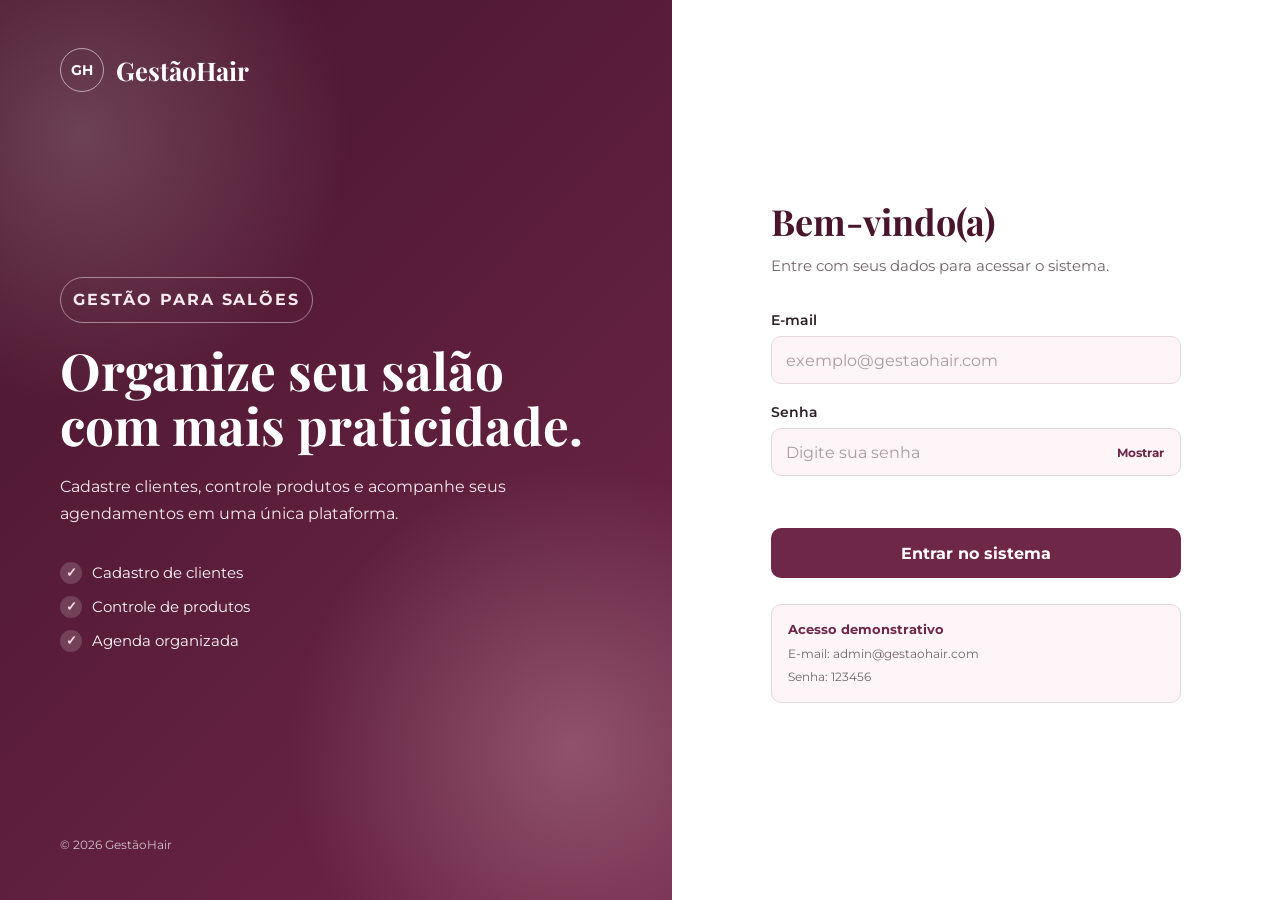
<file: web/index.html>
<!DOCTYPE html>
<html lang="pt-BR">
<head>
    <meta charset="UTF-8">
    <meta name="viewport" content="width=device-width, initial-scale=1.0">
    <title>GestãoHair | Login</title>

    <link rel="stylesheet" href="css/style.css">
</head>
<body class="pagina-login">

    <main class="login-container">
        <section class="login-apresentacao">
            <div class="marca">
                <div class="marca-icone">GH</div>
                <span>GestãoHair</span>
            </div>

            <div class="apresentacao-conteudo">
                <p class="selo">GESTÃO PARA SALÕES</p>

                <h1>Organize seu salão com mais praticidade.</h1>

                <p>
                    Cadastre clientes, controle produtos e acompanhe seus
                    agendamentos em uma única plataforma.
                </p>

                <ul class="lista-beneficios">
                    <li>Cadastro de clientes</li>
                    <li>Controle de produtos</li>
                    <li>Agenda organizada</li>
                </ul>
            </div>

            <p class="rodape-apresentacao">© 2026 GestãoHair</p>
        </section>

        <section class="login-formulario">
            <div class="formulario-conteudo">
                <div class="cabecalho-login">
                    <h2>Bem-vindo(a)</h2>
                    <p>Entre com seus dados para acessar o sistema.</p>
                </div>

                <form id="formLogin" novalidate>
                    <div class="campo">
                        <label for="email">E-mail</label>
                        <input
                            type="email"
                            id="email"
                            name="email"
                            placeholder="exemplo@gestaohair.com"
                            autocomplete="email"
                        >
                    </div>

                    <div class="campo">
                        <label for="senha">Senha</label>

                        <div class="campo-senha">
                            <input
                                type="password"
                                id="senha"
                                name="senha"
                                placeholder="Digite sua senha"
                                autocomplete="current-password"
                            >

                            <button
                                type="button"
                                id="btnMostrarSenha"
                                aria-label="Mostrar senha"
                            >
                                Mostrar
                            </button>
                        </div>
                    </div>

                    <p id="mensagemLogin" class="mensagem" aria-live="polite"></p>

                    <button type="submit" class="botao-principal">
                        Entrar no sistema
                    </button>
                </form>

                <div class="acesso-teste">
                    <strong>Acesso demonstrativo</strong>
                    <span>E-mail: admin@gestaohair.com</span>
                    <span>Senha: 123456</span>
                </div>
            </div>
        </section>
    </main>

    <script src="js/app.js"></script>
</body>
</html>
</file>
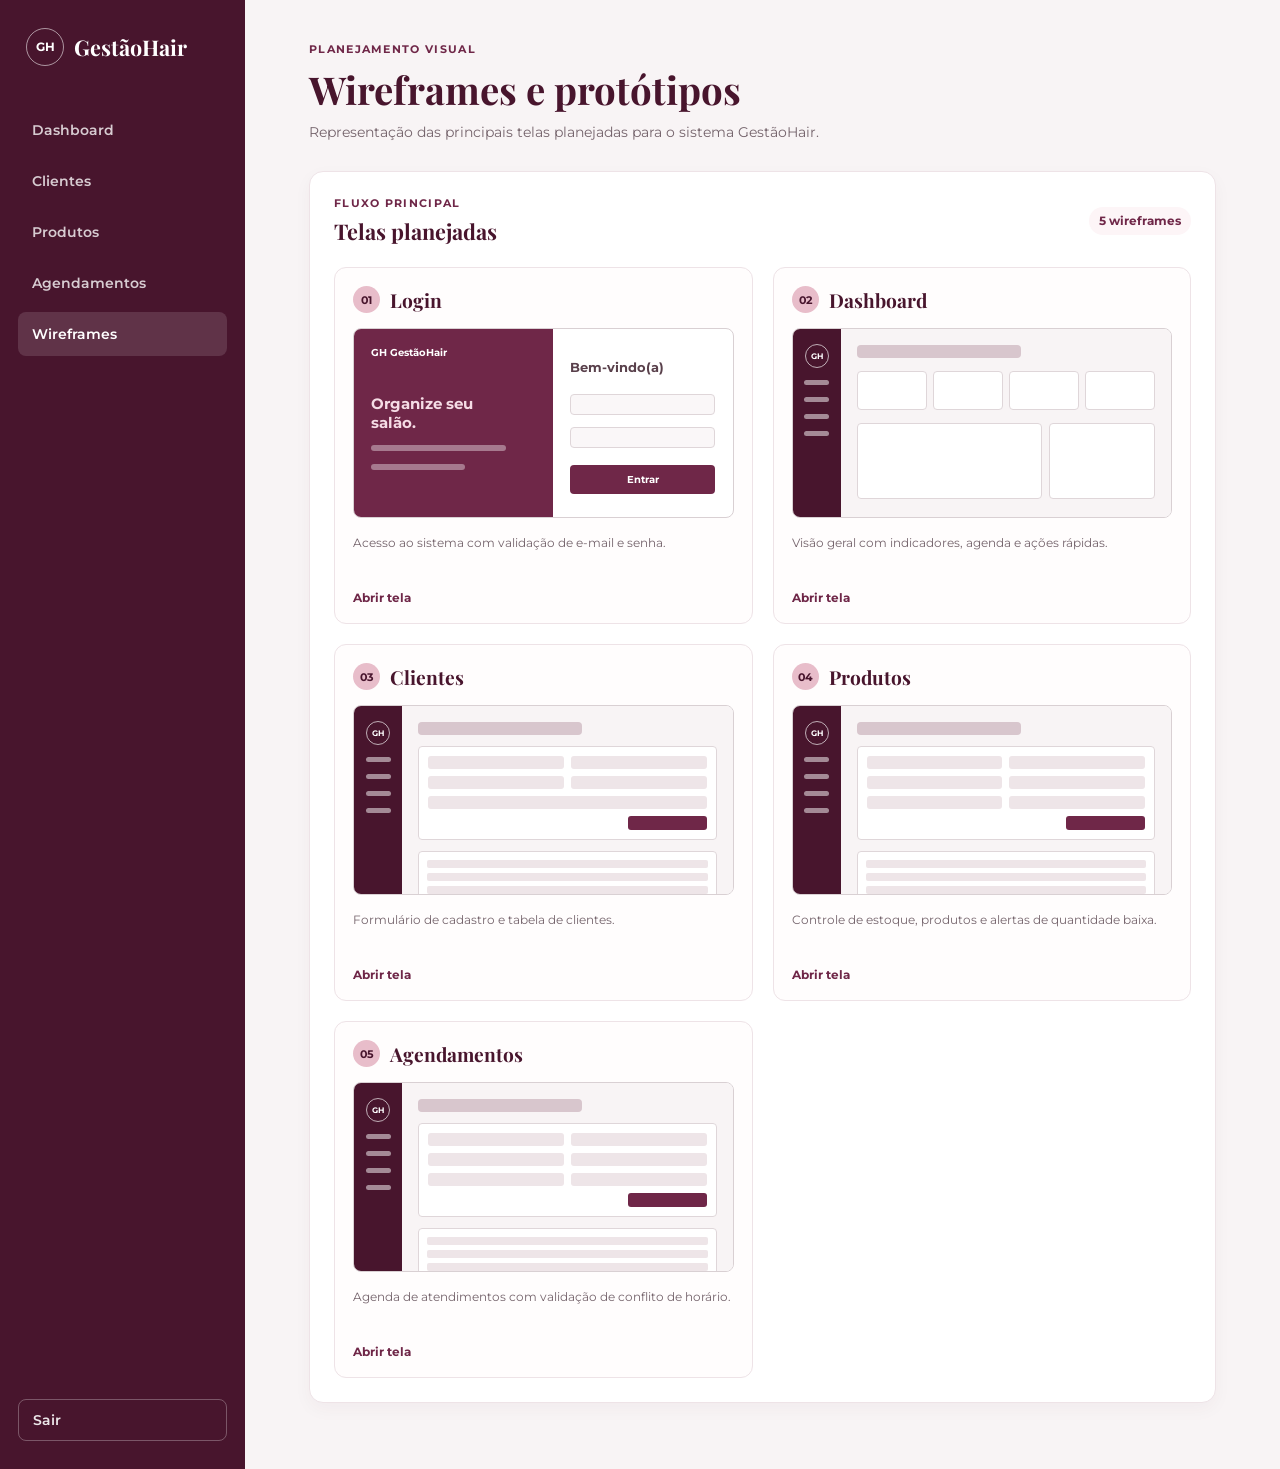
<file: web/wireframes.html>
<!DOCTYPE html>
<html lang="pt-BR">
<head>
    <meta charset="UTF-8">
    <meta name="viewport" content="width=device-width, initial-scale=1.0">
    <title>GestãoHair | Wireframes</title>

    <link rel="stylesheet" href="css/style.css">
</head>
<body class="pagina-sistema">

    <div class="layout-sistema">
        <aside class="sidebar">
            <a href="dashboard.html" class="logo-sistema">
                <span class="logo-icone">GH</span>
                <span>GestãoHair</span>
            </a>

            <nav class="menu-lateral" aria-label="Menu principal">
                <a href="dashboard.html" class="item-menu">Dashboard</a>
                <a href="clientes.html" class="item-menu">Clientes</a>
                <a href="produtos.html" class="item-menu">Produtos</a>
                <a href="agendamentos.html" class="item-menu">Agendamentos</a>
                <a href="wireframes.html" class="item-menu ativo">Wireframes</a>
            </nav>

            <button class="botao-sair" id="btnSair" type="button">
                Sair
            </button>
        </aside>

        <main class="conteudo-sistema">
            <header class="topo-pagina">
                <div>
                    <p class="texto-superior">PLANEJAMENTO VISUAL</p>
                    <h1>Wireframes e protótipos</h1>
                    <p class="subtitulo-pagina">
                        Representação das principais telas planejadas para o sistema GestãoHair.
                    </p>
                </div>
            </header>

            <section class="painel painel-wireframes">
                <div class="cabecalho-painel">
                    <div>
                        <p class="texto-superior">FLUXO PRINCIPAL</p>
                        <h2>Telas planejadas</h2>
                    </div>

                    <span class="contador-registros">5 wireframes</span>
                </div>

                <div class="grade-wireframes">

                    <article class="cartao-wireframe">
                        <div class="cabecalho-wireframe">
                            <span>01</span>
                            <h3>Login</h3>
                        </div>

                        <div class="wireframe-login">
                            <div class="wf-login-lateral">
                                <div class="wf-logo">GH GestãoHair</div>
                                <div class="wf-texto-grande">Organize seu salão.</div>
                                <div class="wf-linha media"></div>
                                <div class="wf-linha pequena"></div>
                            </div>

                            <div class="wf-login-form">
                                <div class="wf-titulo">Bem-vindo(a)</div>
                                <div class="wf-campo"></div>
                                <div class="wf-campo"></div>
                                <div class="wf-botao">Entrar</div>
                            </div>
                        </div>

                        <p>
                            Acesso ao sistema com validação de e-mail e senha.
                        </p>

                        <a href="index.html" class="link-painel">
                            Abrir tela
                        </a>
                    </article>

                    <article class="cartao-wireframe">
                        <div class="cabecalho-wireframe">
                            <span>02</span>
                            <h3>Dashboard</h3>
                        </div>

                        <div class="wireframe-sistema">
                            <div class="wf-menu">
                                <span>GH</span>
                                <i></i>
                                <i></i>
                                <i></i>
                                <i></i>
                            </div>

                            <div class="wf-conteudo">
                                <div class="wf-cabecalho"></div>

                                <div class="wf-cards">
                                    <i></i>
                                    <i></i>
                                    <i></i>
                                    <i></i>
                                </div>

                                <div class="wf-paineis">
                                    <i></i>
                                    <i></i>
                                </div>
                            </div>
                        </div>

                        <p>
                            Visão geral com indicadores, agenda e ações rápidas.
                        </p>

                        <a href="dashboard.html" class="link-painel">
                            Abrir tela
                        </a>
                    </article>

                    <article class="cartao-wireframe">
                        <div class="cabecalho-wireframe">
                            <span>03</span>
                            <h3>Clientes</h3>
                        </div>

                        <div class="wireframe-sistema">
                            <div class="wf-menu">
                                <span>GH</span>
                                <i></i>
                                <i></i>
                                <i></i>
                                <i></i>
                            </div>

                            <div class="wf-conteudo">
                                <div class="wf-cabecalho"></div>

                                <div class="wf-formulario">
                                    <i></i>
                                    <i></i>
                                    <i></i>
                                    <i></i>
                                    <i class="largo"></i>
                                    <b></b>
                                </div>

                                <div class="wf-tabela">
                                    <div></div>
                                    <div></div>
                                    <div></div>
                                    <div></div>
                                </div>
                            </div>
                        </div>

                        <p>
                            Formulário de cadastro e tabela de clientes.
                        </p>

                        <a href="clientes.html" class="link-painel">
                            Abrir tela
                        </a>
                    </article>

                    <article class="cartao-wireframe">
                        <div class="cabecalho-wireframe">
                            <span>04</span>
                            <h3>Produtos</h3>
                        </div>

                        <div class="wireframe-sistema">
                            <div class="wf-menu">
                                <span>GH</span>
                                <i></i>
                                <i></i>
                                <i></i>
                                <i></i>
                            </div>

                            <div class="wf-conteudo">
                                <div class="wf-cabecalho"></div>

                                <div class="wf-formulario">
                                    <i></i>
                                    <i></i>
                                    <i></i>
                                    <i></i>
                                    <i></i>
                                    <i></i>
                                    <b></b>
                                </div>

                                <div class="wf-tabela">
                                    <div></div>
                                    <div></div>
                                    <div></div>
                                    <div></div>
                                </div>
                            </div>
                        </div>

                        <p>
                            Controle de estoque, produtos e alertas de quantidade baixa.
                        </p>

                        <a href="produtos.html" class="link-painel">
                            Abrir tela
                        </a>
                    </article>

                    <article class="cartao-wireframe">
                        <div class="cabecalho-wireframe">
                            <span>05</span>
                            <h3>Agendamentos</h3>
                        </div>

                        <div class="wireframe-sistema">
                            <div class="wf-menu">
                                <span>GH</span>
                                <i></i>
                                <i></i>
                                <i></i>
                                <i></i>
                            </div>

                            <div class="wf-conteudo">
                                <div class="wf-cabecalho"></div>

                                <div class="wf-formulario">
                                    <i></i>
                                    <i></i>
                                    <i></i>
                                    <i></i>
                                    <i></i>
                                    <i></i>
                                    <b></b>
                                </div>

                                <div class="wf-tabela">
                                    <div></div>
                                    <div></div>
                                    <div></div>
                                    <div></div>
                                </div>
                            </div>
                        </div>

                        <p>
                            Agenda de atendimentos com validação de conflito de horário.
                        </p>

                        <a href="agendamentos.html" class="link-painel">
                            Abrir tela
                        </a>
                    </article>

                </div>
            </section>
        </main>
    </div>

    <script src="js/app.js"></script>
</body>
</html>
</file>
<file: web/css/style.css>
@import url("https://fonts.googleapis.com/css2?family=Montserrat:wght@400;500;600;700&family=Playfair+Display:wght@600;700&display=swap");

:root {
    --vinho: #6f2748;
    --vinho-escuro: #48152d;
    --rosa: #e8bdca;
    --rosa-claro: #fdf5f7;
    --creme: #fffaf7;
    --texto: #2e2027;
    --texto-suave: #75646c;
    --borda: #e8d9df;
    --branco: #ffffff;
    --erro: #b32648;
    --sucesso: #217a45;
}

* {
    box-sizing: border-box;
    margin: 0;
    padding: 0;
}

html {
    scroll-behavior: smooth;
}

body {
    min-width: 320px;
    font-family: "Montserrat", Arial, sans-serif;
    color: var(--texto);
    background: var(--creme);
}

button,
input {
    font: inherit;
}

button {
    cursor: pointer;
}

/* =========================================================
   LOGIN
   ========================================================= */

.pagina-login {
    min-height: 100vh;
}

.login-container {
    display: grid;
    grid-template-columns: 1.05fr 0.95fr;
    min-height: 100vh;
}

.login-apresentacao {
    display: flex;
    flex-direction: column;
    justify-content: space-between;
    min-height: 100vh;
    padding: 48px 9%;
    color: var(--branco);
    background:
        radial-gradient(circle at 12% 15%, rgba(255, 255, 255, 0.18), transparent 28%),
        radial-gradient(circle at 85% 83%, rgba(232, 189, 202, 0.30), transparent 30%),
        linear-gradient(135deg, var(--vinho-escuro), var(--vinho));
}

.marca {
    display: flex;
    align-items: center;
    gap: 12px;
    font-family: "Playfair Display", Georgia, serif;
    font-size: 1.6rem;
    font-weight: 700;
}

.marca-icone {
    display: grid;
    place-items: center;
    width: 44px;
    height: 44px;
    border: 1px solid rgba(255, 255, 255, 0.55);
    border-radius: 50%;
    font-family: "Montserrat", Arial, sans-serif;
    font-size: 0.9rem;
    font-weight: 700;
}

.apresentacao-conteudo {
    max-width: 570px;
}

.selo {
    width: fit-content;
    margin-bottom: 20px;
    padding: 8px 12px;
    border: 1px solid rgba(255, 255, 255, 0.45);
    border-radius: 999px;
    color: #ffe6ee;
    font-size: 0.7rem;
    font-weight: 700;
    letter-spacing: 0.12em;
}

.apresentacao-conteudo h1 {
    margin-bottom: 20px;
    font-family: "Playfair Display", Georgia, serif;
    font-size: clamp(2.5rem, 4vw, 4.5rem);
    line-height: 1.08;
}

.apresentacao-conteudo > p {
    max-width: 485px;
    color: #f7e9ee;
    font-size: 1rem;
    line-height: 1.7;
}

.lista-beneficios {
    display: grid;
    gap: 12px;
    margin-top: 34px;
    list-style: none;
}

.lista-beneficios li {
    display: flex;
    align-items: center;
    gap: 10px;
    color: #fff7fa;
    font-size: 0.94rem;
}

.lista-beneficios li::before {
    content: "✓";
    display: grid;
    place-items: center;
    width: 22px;
    height: 22px;
    border-radius: 50%;
    background: rgba(255, 255, 255, 0.16);
    color: #ffdce7;
    font-size: 0.8rem;
    font-weight: 700;
}

.rodape-apresentacao {
    color: rgba(255, 255, 255, 0.72);
    font-size: 0.78rem;
}

.login-formulario {
    display: grid;
    place-items: center;
    padding: 40px 8%;
    background: var(--branco);
}

.formulario-conteudo {
    width: min(100%, 410px);
}

.cabecalho-login {
    margin-bottom: 34px;
}

.cabecalho-login h2 {
    margin-bottom: 10px;
    color: var(--vinho-escuro);
    font-family: "Playfair Display", Georgia, serif;
    font-size: 2.25rem;
}

.cabecalho-login p {
    color: var(--texto-suave);
    font-size: 0.92rem;
    line-height: 1.6;
}

.campo {
    margin-bottom: 20px;
}

.campo label {
    display: block;
    margin-bottom: 8px;
    color: var(--texto);
    font-size: 0.86rem;
    font-weight: 600;
}

.campo input {
    width: 100%;
    height: 48px;
    padding: 0 14px;
    border: 1px solid var(--borda);
    border-radius: 10px;
    outline: none;
    background: var(--rosa-claro);
    color: var(--texto);
    transition: border-color 0.2s, box-shadow 0.2s;
}

.campo input::placeholder {
    color: #ad9aa2;
}

.campo input:focus {
    border-color: var(--vinho);
    box-shadow: 0 0 0 4px rgba(111, 39, 72, 0.12);
}

.campo-senha {
    position: relative;
}

.campo-senha input {
    padding-right: 85px;
}

.campo-senha button {
    position: absolute;
    top: 50%;
    right: 8px;
    padding: 7px 9px;
    transform: translateY(-50%);
    border: 0;
    border-radius: 6px;
    background: transparent;
    color: var(--vinho);
    font-size: 0.75rem;
    font-weight: 700;
}

.mensagem {
    min-height: 22px;
    margin: -4px 0 14px;
    font-size: 0.82rem;
    font-weight: 600;
}

.mensagem.erro {
    color: var(--erro);
}

.mensagem.sucesso {
    color: var(--sucesso);
}

.botao-principal {
    width: 100%;
    min-height: 50px;
    border: 0;
    border-radius: 10px;
    background: var(--vinho);
    color: var(--branco);
    font-weight: 700;
    transition: background 0.2s, transform 0.2s;
}

.botao-principal:hover {
    background: var(--vinho-escuro);
    transform: translateY(-1px);
}

.acesso-teste {
    display: grid;
    gap: 5px;
    margin-top: 26px;
    padding: 16px;
    border: 1px solid var(--borda);
    border-radius: 10px;
    background: var(--rosa-claro);
    color: var(--texto-suave);
    font-size: 0.76rem;
    line-height: 1.5;
}

.acesso-teste strong {
    color: var(--vinho);
    font-size: 0.79rem;
}

/* =========================================================
   SISTEMA / DASHBOARD
   ========================================================= */

.pagina-sistema {
    min-height: 100vh;
    background: #f8f4f5;
}

.layout-sistema {
    display: grid;
    grid-template-columns: 245px 1fr;
    min-height: 100vh;
}

.sidebar {
    position: sticky;
    top: 0;
    display: flex;
    flex-direction: column;
    min-height: 100vh;
    padding: 28px 18px;
    background: var(--vinho-escuro);
    color: var(--branco);
}

.logo-sistema {
    display: flex;
    align-items: center;
    gap: 10px;
    margin: 0 8px 42px;
    color: var(--branco);
    font-family: "Playfair Display", Georgia, serif;
    font-size: 1.35rem;
    font-weight: 700;
    text-decoration: none;
}

.logo-icone {
    display: grid;
    place-items: center;
    width: 38px;
    height: 38px;
    border: 1px solid rgba(255, 255, 255, 0.55);
    border-radius: 50%;
    font-family: "Montserrat", Arial, sans-serif;
    font-size: 0.74rem;
    font-weight: 700;
}

.menu-lateral {
    display: grid;
    gap: 7px;
}

.item-menu {
    padding: 13px 14px;
    border-radius: 8px;
    color: rgba(255, 255, 255, 0.78);
    font-size: 0.88rem;
    font-weight: 600;
    text-decoration: none;
    transition: background 0.2s, color 0.2s;
}

.item-menu:hover,
.item-menu.ativo {
    background: rgba(255, 255, 255, 0.13);
    color: var(--branco);
}

.botao-sair {
    margin-top: auto;
    padding: 12px 14px;
    border: 1px solid rgba(255, 255, 255, 0.28);
    border-radius: 8px;
    background: transparent;
    color: rgba(255, 255, 255, 0.9);
    font-size: 0.86rem;
    font-weight: 600;
    text-align: left;
}

.botao-sair:hover {
    background: rgba(255, 255, 255, 0.1);
    color: var(--branco);
}

.conteudo-sistema {
    padding: 42px clamp(24px, 5vw, 72px);
}

.topo-sistema,
.cabecalho-painel,
.item-agendamento,
.item-estoque {
    display: flex;
    align-items: center;
    justify-content: space-between;
    gap: 20px;
}

.topo-sistema {
    margin-bottom: 34px;
}

.texto-superior {
    margin-bottom: 7px;
    color: var(--vinho);
    font-size: 0.68rem;
    font-weight: 700;
    letter-spacing: 0.12em;
}

.topo-sistema h1,
.cabecalho-painel h2 {
    color: var(--vinho-escuro);
    font-family: "Playfair Display", Georgia, serif;
}

.topo-sistema h1 {
    margin-bottom: 8px;
    font-size: clamp(1.85rem, 3vw, 2.55rem);
}

.subtitulo-pagina {
    color: var(--texto-suave);
    font-size: 0.9rem;
}

.perfil-usuario {
    display: flex;
    align-items: center;
    gap: 10px;
}

.avatar-usuario {
    display: grid;
    place-items: center;
    width: 38px;
    height: 38px;
    border-radius: 50%;
    background: var(--rosa);
    color: var(--vinho-escuro);
    font-size: 0.85rem;
    font-weight: 700;
}

.perfil-usuario div {
    display: grid;
    gap: 3px;
}

.perfil-usuario strong {
    color: var(--texto);
    font-size: 0.8rem;
}

.perfil-usuario span:not(.avatar-usuario) {
    color: var(--texto-suave);
    font-size: 0.7rem;
}

.cards-resumo {
    display: grid;
    grid-template-columns: repeat(4, minmax(0, 1fr));
    gap: 18px;
    margin-bottom: 24px;
}

.card-resumo,
.painel {
    border: 1px solid #eee3e7;
    border-radius: 14px;
    background: var(--branco);
    box-shadow: 0 6px 18px rgba(70, 32, 47, 0.04);
}

.card-resumo {
    display: grid;
    gap: 9px;
    min-height: 154px;
    padding: 22px;
}

.card-rotulo {
    color: var(--texto-suave);
    font-size: 0.77rem;
    font-weight: 600;
}

.card-numero {
    color: var(--vinho-escuro);
    font-family: "Playfair Display", Georgia, serif;
    font-size: 1.65rem;
}

.card-detalhe {
    color: var(--sucesso);
    font-size: 0.71rem;
    font-weight: 600;
}

.alerta-card {
    color: #b36819;
}

.grade-dashboard {
    display: grid;
    grid-template-columns: minmax(0, 1.55fr) minmax(270px, 0.8fr);
    gap: 24px;
    margin-bottom: 24px;
}

.painel {
    padding: 24px;
}

.cabecalho-painel {
    margin-bottom: 22px;
}

.cabecalho-painel h2 {
    font-size: 1.35rem;
}

.link-painel {
    color: var(--vinho);
    font-size: 0.76rem;
    font-weight: 700;
    text-decoration: none;
}

.link-painel:hover {
    text-decoration: underline;
}

.lista-agendamentos {
    display: grid;
}

.item-agendamento {
    padding: 16px 0;
    border-top: 1px solid #f1e8eb;
}

.item-agendamento:first-child {
    padding-top: 0;
    border-top: 0;
}

.item-agendamento > div {
    display: grid;
    flex: 1;
    gap: 4px;
}

.horario-agendamento {
    min-width: 44px;
    color: var(--vinho);
    font-size: 0.83rem;
    font-weight: 700;
}

.item-agendamento strong {
    color: var(--texto);
    font-size: 0.83rem;
}

.item-agendamento div span {
    color: var(--texto-suave);
    font-size: 0.74rem;
}

.status-agendamento {
    padding: 6px 8px;
    border-radius: 999px;
    font-size: 0.65rem;
    font-weight: 700;
}

.confirmado {
    background: #e6f5eb;
    color: var(--sucesso);
}

.pendente {
    background: #fff2dc;
    color: #a06112;
}

.painel-acoes {
    display: flex;
    flex-direction: column;
}

.acoes-rapidas {
    display: grid;
    gap: 12px;
    margin-top: auto;
}

.acao-rapida {
    display: flex;
    align-items: center;
    gap: 11px;
    padding: 12px;
    border: 1px solid var(--borda);
    border-radius: 9px;
    color: var(--texto);
    font-size: 0.8rem;
    font-weight: 600;
    text-decoration: none;
    transition: border-color 0.2s, background 0.2s;
}

.acao-rapida:hover {
    border-color: var(--vinho);
    background: var(--rosa-claro);
}

.acao-icone {
    display: grid;
    place-items: center;
    width: 25px;
    height: 25px;
    border-radius: 50%;
    background: var(--rosa);
    color: var(--vinho-escuro);
    font-size: 1rem;
    font-weight: 700;
}

.estoque-baixo {
    margin-bottom: 20px;
}

.lista-estoque {
    display: grid;
    grid-template-columns: repeat(3, 1fr);
    gap: 14px;
}

.item-estoque {
    padding: 14px;
    border-radius: 9px;
    background: var(--rosa-claro);
    color: var(--texto);
    font-size: 0.76rem;
    line-height: 1.45;
}

.item-estoque strong {
    color: #a06112;
    font-size: 0.74rem;
    white-space: nowrap;
}

/* =========================================================
   RESPONSIVIDADE
   ========================================================= */

@media (max-width: 1080px) {
    .cards-resumo {
        grid-template-columns: repeat(2, minmax(0, 1fr));
    }

    .lista-estoque {
        grid-template-columns: 1fr;
    }
}

@media (max-width: 820px) {
    .login-container {
        grid-template-columns: 1fr;
    }

    .login-apresentacao {
        min-height: auto;
        padding: 34px 8%;
        gap: 52px;
    }

    .apresentacao-conteudo h1 {
        font-size: 2.5rem;
    }

    .login-formulario {
        padding: 48px 8%;
    }

    .layout-sistema {
        grid-template-columns: 1fr;
    }

    .sidebar {
        position: static;
        min-height: auto;
        padding: 18px 24px;
    }

    .logo-sistema {
        margin: 0 0 20px;
    }

    .menu-lateral {
        grid-template-columns: repeat(5, max-content);
        gap: 8px;
        overflow-x: auto;
        padding-bottom: 3px;
    }

    .item-menu {
        white-space: nowrap;
    }

    .botao-sair {
        display: none;
    }

    .conteudo-sistema {
        padding: 32px 24px;
    }

    .grade-dashboard {
        grid-template-columns: 1fr;
    }
}

@media (max-width: 560px) {
    .topo-sistema {
        align-items: flex-start;
        flex-direction: column;
    }

    .cards-resumo {
        grid-template-columns: 1fr;
    }

    .perfil-usuario {
        display: none;
    }

    .item-agendamento {
        align-items: flex-start;
        flex-wrap: wrap;
    }

    .status-agendamento {
        margin-left: 54px;
    }
}

@media (max-width: 420px) {
    .login-apresentacao,
    .login-formulario {
        padding-right: 24px;
        padding-left: 24px;
    }

    .apresentacao-conteudo h1 {
        font-size: 2.15rem;
    }
}

/* =========================================================
   PÁGINAS DE CADASTRO
   ========================================================= */

.topo-pagina {
    margin-bottom: 30px;
}

.topo-pagina h1 {
    margin-bottom: 8px;
    color: var(--vinho-escuro);
    font-family: "Playfair Display", Georgia, serif;
    font-size: clamp(1.85rem, 3vw, 2.55rem);
}

.painel-formulario {
    margin-bottom: 24px;
}

.formulario-grade {
    display: grid;
    grid-template-columns: repeat(2, minmax(0, 1fr));
    gap: 0 18px;
}

.campo-completo {
    grid-column: 1 / -1;
}

.campo textarea,
.campo select {
    width: 100%;
    padding: 13px 14px;
    border: 1px solid var(--borda);
    border-radius: 10px;
    outline: none;
    background: var(--rosa-claro);
    color: var(--texto);
    font: inherit;
    line-height: 1.5;
    resize: vertical;
    transition: border-color 0.2s, box-shadow 0.2s;
}

.campo textarea::placeholder {
    color: #ad9aa2;
}

.campo textarea:focus,
.campo select:focus {
    border-color: var(--vinho);
    box-shadow: 0 0 0 4px rgba(111, 39, 72, 0.12);
}

.area-formulario {
    display: flex;
    align-items: center;
    justify-content: space-between;
    gap: 18px;
    margin-top: 4px;
}

.area-formulario .mensagem {
    margin: 0;
}

.botao-formulario {
    width: auto;
    min-width: 175px;
    padding: 0 20px;
}

.contador-registros {
    padding: 7px 10px;
    border-radius: 999px;
    background: var(--rosa-claro);
    color: var(--vinho);
    font-size: 0.72rem;
    font-weight: 700;
}

.tabela-responsiva {
    overflow-x: auto;
}

.tabela-dados {
    width: 100%;
    min-width: 750px;
    border-collapse: collapse;
}

.tabela-dados th,
.tabela-dados td {
    padding: 14px 12px;
    border-bottom: 1px solid #f0e7ea;
    text-align: left;
    vertical-align: top;
    font-size: 0.78rem;
    line-height: 1.45;
}

.tabela-dados th {
    color: var(--texto-suave);
    font-size: 0.68rem;
    font-weight: 700;
    letter-spacing: 0.04em;
    text-transform: uppercase;
}

.tabela-dados td {
    color: var(--texto);
}

.tabela-dados tbody tr:hover {
    background: var(--rosa-claro);
}

@media (max-width: 620px) {
    .formulario-grade {
        grid-template-columns: 1fr;
    }

    .area-formulario {
        align-items: stretch;
        flex-direction: column;
    }

    .botao-formulario {
        width: 100%;
    }
}
/* =========================================================
   PRODUTOS
   ========================================================= */

.resumo-produtos {
    display: flex;
    align-items: center;
    gap: 10px;
}

.valor-estoque {
    padding: 7px 10px;
    border-radius: 999px;
    background: #f0e6eb;
    color: var(--vinho-escuro);
    font-size: 0.72rem;
    font-weight: 700;
}

.status-estoque {
    display: inline-block;
    padding: 6px 8px;
    border-radius: 999px;
    font-size: 0.66rem;
    font-weight: 700;
    white-space: nowrap;
}

.status-estoque.normal {
    background: #e6f5eb;
    color: var(--sucesso);
}

.status-estoque.baixo {
    background: #fff2dc;
    color: #a06112;
}

@media (max-width: 620px) {
    .resumo-produtos {
        align-items: flex-start;
        flex-direction: column;
    }
}

/* =========================================================
   AGENDAMENTOS
   ========================================================= */

.status-agendamento.concluido {
    background: #e9e7f9;
    color: #5f4fa6;
}
/* =========================================================
   WIREFRAMES
   ========================================================= */

.painel-wireframes {
    margin-bottom: 24px;
}

.grade-wireframes {
    display: grid;
    grid-template-columns: repeat(2, minmax(0, 1fr));
    gap: 20px;
}

.cartao-wireframe {
    display: grid;
    gap: 15px;
    padding: 18px;
    border: 1px solid #eee3e7;
    border-radius: 12px;
    background: #fffdfd;
}

.cabecalho-wireframe {
    display: flex;
    align-items: center;
    gap: 10px;
}

.cabecalho-wireframe span {
    display: grid;
    place-items: center;
    width: 27px;
    height: 27px;
    border-radius: 50%;
    background: var(--rosa);
    color: var(--vinho-escuro);
    font-size: 0.7rem;
    font-weight: 700;
}

.cabecalho-wireframe h3 {
    color: var(--vinho-escuro);
    font-family: "Playfair Display", Georgia, serif;
    font-size: 1.2rem;
}

.cartao-wireframe > p {
    min-height: 42px;
    color: var(--texto-suave);
    font-size: 0.78rem;
    line-height: 1.55;
}

.wireframe-login,
.wireframe-sistema {
    overflow: hidden;
    height: 190px;
    border: 1px solid #d9d0d3;
    border-radius: 8px;
    background: #ffffff;
}

.wireframe-login {
    display: grid;
    grid-template-columns: 1.05fr 0.95fr;
}

.wf-login-lateral {
    display: flex;
    flex-direction: column;
    gap: 13px;
    padding: 17px;
    background: #6f2748;
}

.wf-logo {
    color: #ffffff;
    font-size: 0.63rem;
    font-weight: 700;
}

.wf-texto-grande {
    width: 82%;
    margin-top: 22px;
    color: #f5dce5;
    font-size: 0.95rem;
    font-weight: 700;
    line-height: 1.25;
}

.wf-linha {
    height: 6px;
    border-radius: 999px;
    background: rgba(255, 255, 255, 0.38);
}

.wf-linha.media {
    width: 82%;
}

.wf-linha.pequena {
    width: 57%;
}

.wf-login-form {
    display: flex;
    flex-direction: column;
    gap: 12px;
    padding: 30px 17px;
}

.wf-titulo {
    margin-bottom: 7px;
    color: #59404b;
    font-size: 0.83rem;
    font-weight: 700;
}

.wf-campo {
    height: 21px;
    border: 1px solid #dfd6d9;
    border-radius: 4px;
    background: #faf7f8;
}

.wf-botao {
    margin-top: 5px;
    padding: 8px;
    border-radius: 4px;
    background: #6f2748;
    color: #ffffff;
    font-size: 0.63rem;
    font-weight: 700;
    text-align: center;
}

.wireframe-sistema {
    display: grid;
    grid-template-columns: 48px 1fr;
}

.wf-menu {
    display: flex;
    flex-direction: column;
    align-items: center;
    gap: 12px;
    padding-top: 15px;
    background: #48152d;
}

.wf-menu span {
    display: grid;
    place-items: center;
    width: 24px;
    height: 24px;
    border: 1px solid rgba(255, 255, 255, 0.65);
    border-radius: 50%;
    color: #ffffff;
    font-size: 0.48rem;
    font-weight: 700;
}

.wf-menu i {
    width: 25px;
    height: 5px;
    border-radius: 999px;
    background: rgba(255, 255, 255, 0.5);
}

.wf-conteudo {
    display: grid;
    gap: 11px;
    padding: 16px;
    background: #f8f4f5;
}

.wf-cabecalho {
    width: 55%;
    height: 13px;
    border-radius: 4px;
    background: #d8c6cd;
}

.wf-cards {
    display: grid;
    grid-template-columns: repeat(4, 1fr);
    gap: 6px;
}

.wf-cards i,
.wf-paineis i {
    display: block;
    border: 1px solid #dfd6d9;
    border-radius: 4px;
    background: #ffffff;
}

.wf-cards i {
    height: 39px;
}

.wf-paineis {
    display: grid;
    grid-template-columns: 1.4fr 0.8fr;
    gap: 7px;
}

.wf-paineis i {
    height: 76px;
}

.wf-formulario {
    display: grid;
    grid-template-columns: repeat(2, 1fr);
    gap: 7px;
    padding: 9px;
    border: 1px solid #dfd6d9;
    border-radius: 4px;
    background: #ffffff;
}

.wf-formulario i {
    display: block;
    height: 13px;
    border-radius: 3px;
    background: #eee5e8;
}

.wf-formulario i.largo {
    grid-column: 1 / -1;
}

.wf-formulario b {
    grid-column: 2;
    width: 58%;
    height: 14px;
    justify-self: end;
    border-radius: 3px;
    background: #6f2748;
}

.wf-tabela {
    display: grid;
    gap: 5px;
    padding: 8px;
    border: 1px solid #dfd6d9;
    border-radius: 4px;
    background: #ffffff;
}

.wf-tabela div {
    height: 8px;
    border-radius: 2px;
    background: #eee5e8;
}

@media (max-width: 980px) {
    .grade-wireframes {
        grid-template-columns: 1fr;
    }
}

@media (max-width: 440px) {
    .wireframe-login,
    .wireframe-sistema {
        height: 165px;
    }

    .wf-cards {
        grid-template-columns: repeat(2, 1fr);
    }

    .wf-cards i {
        height: 25px;
    }
}
</file>
